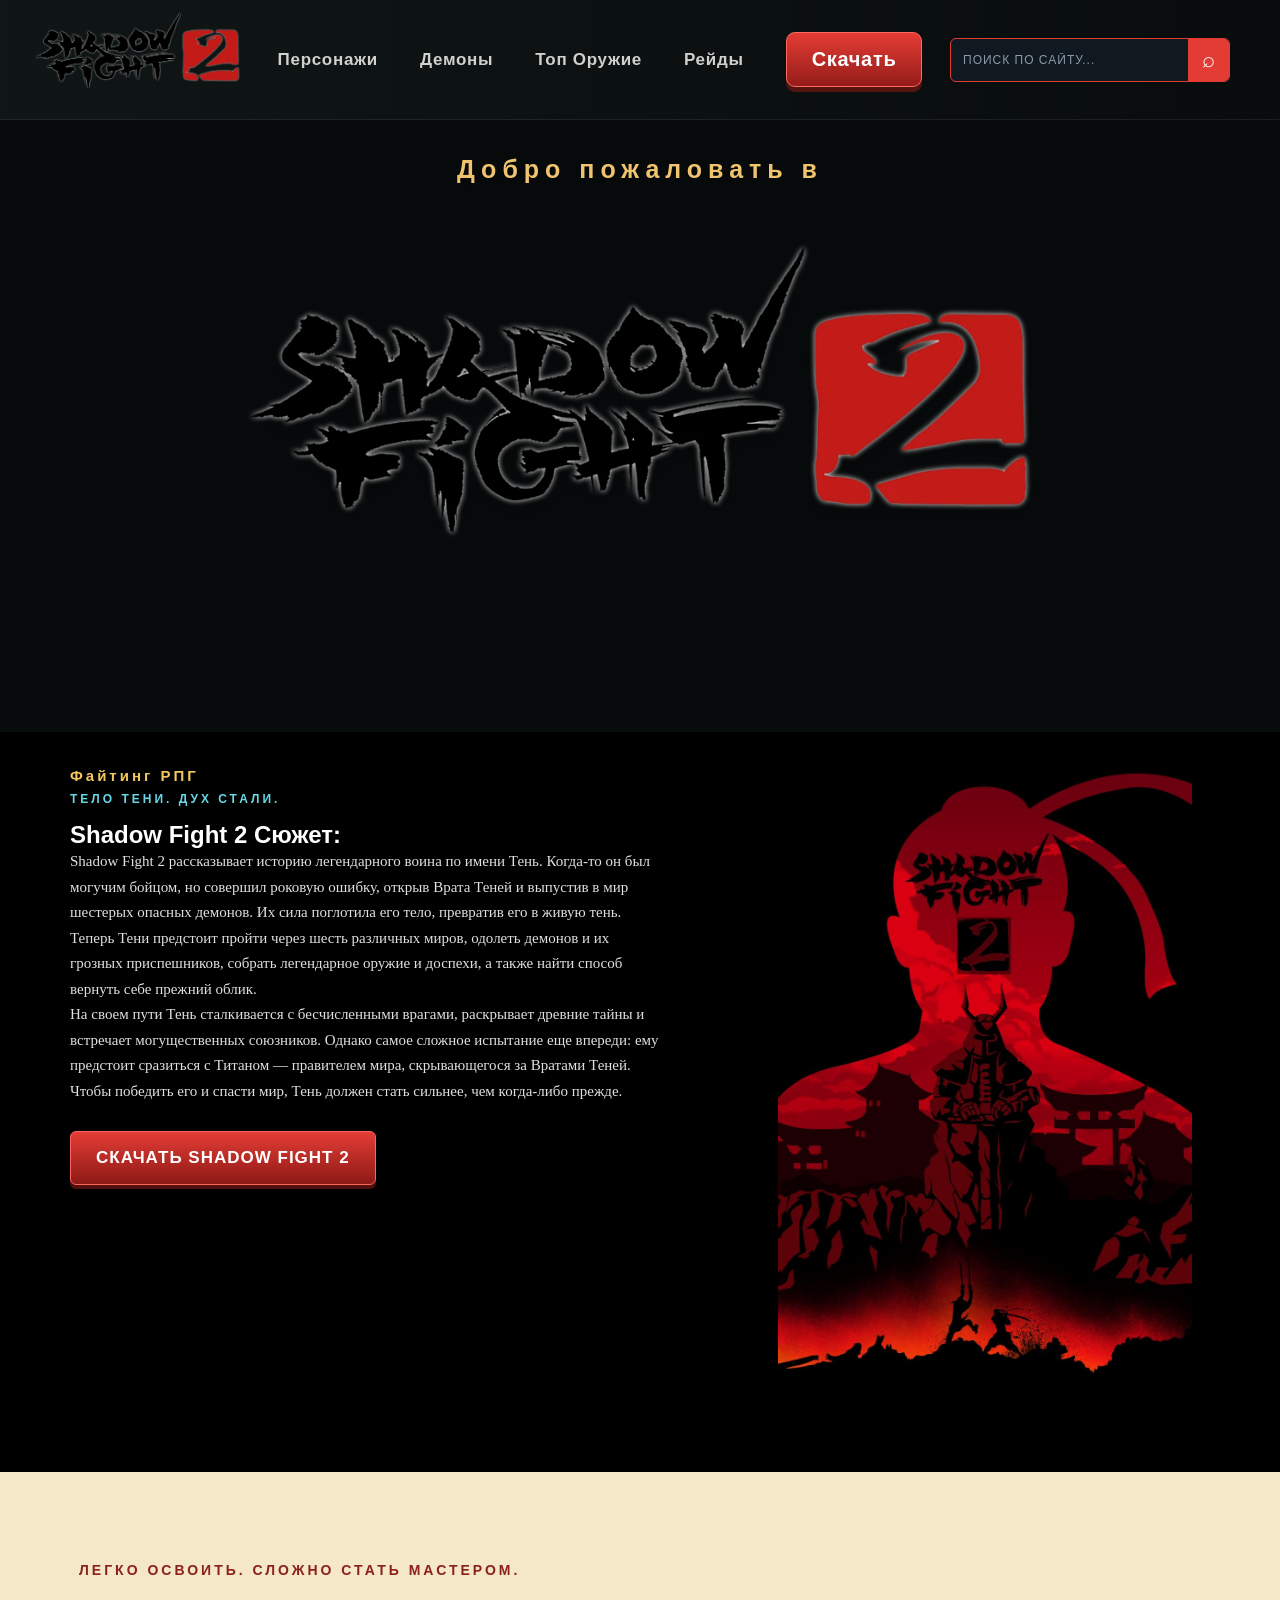
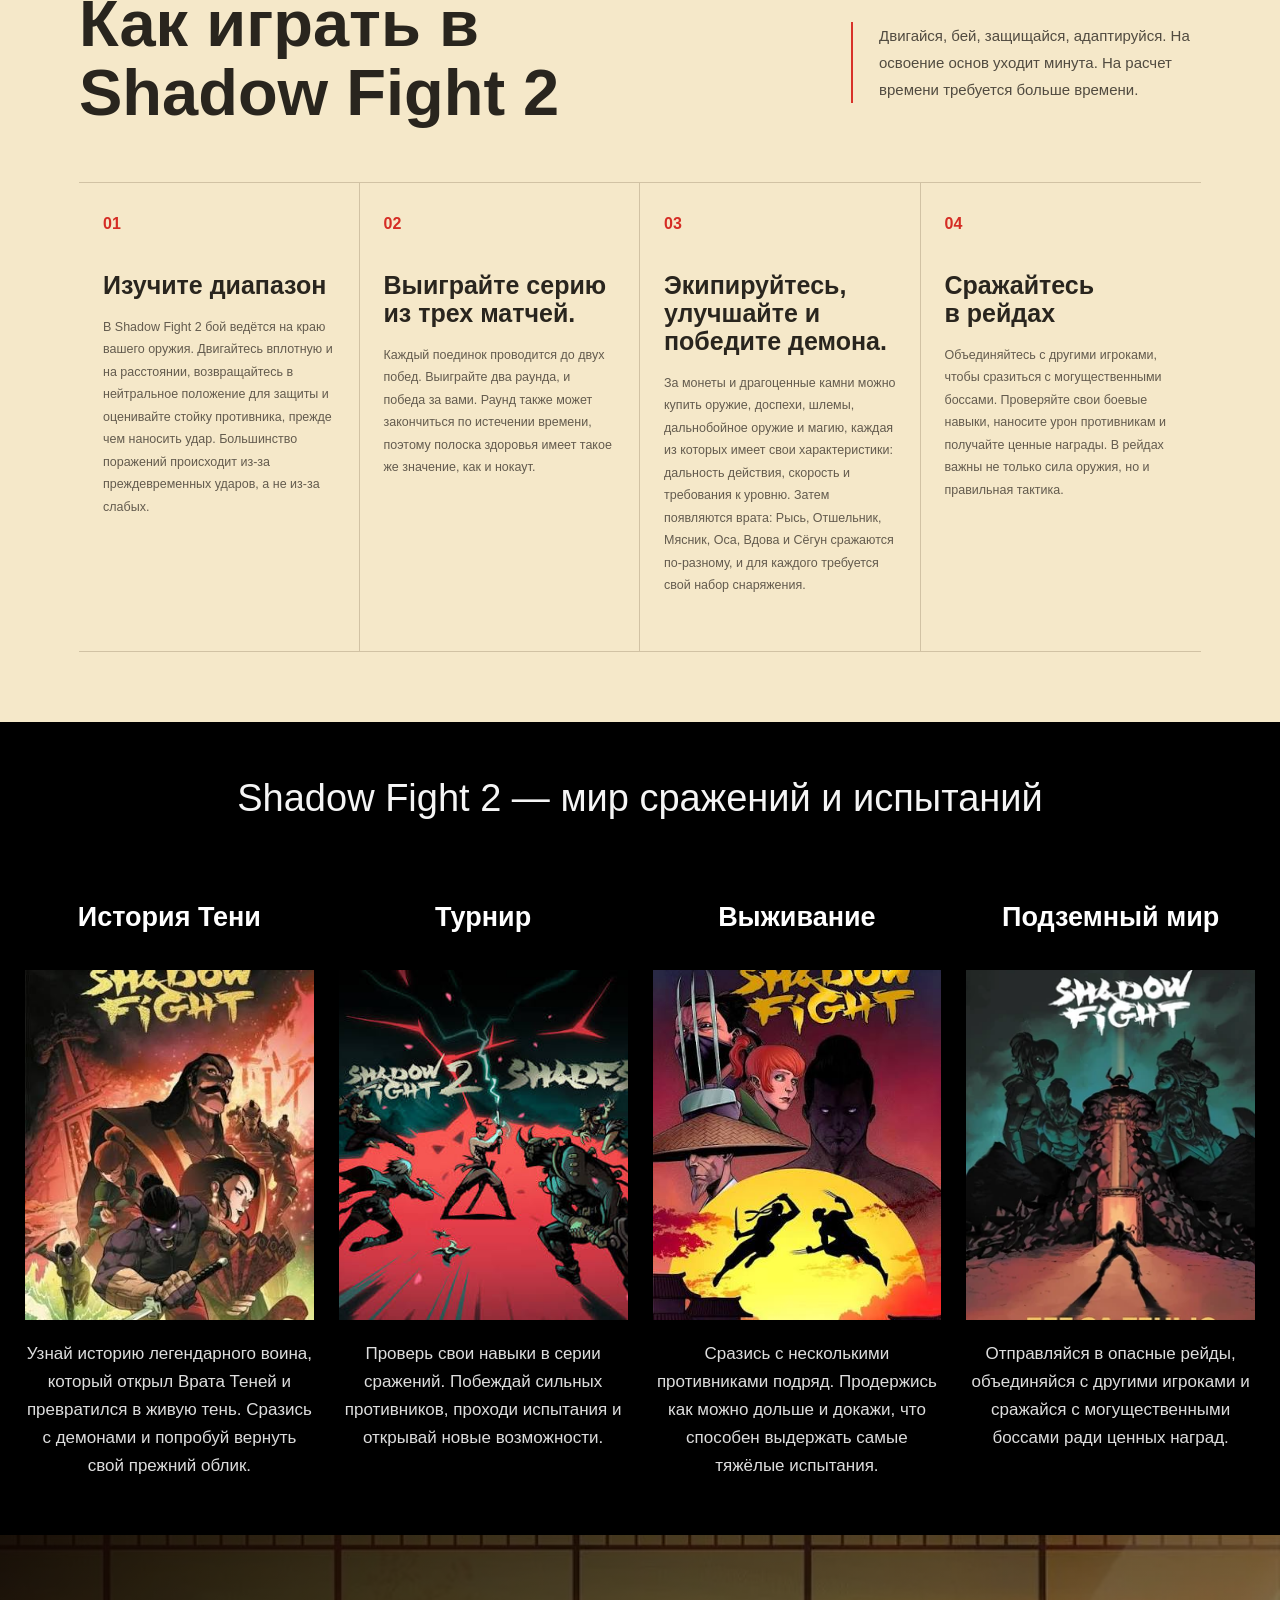
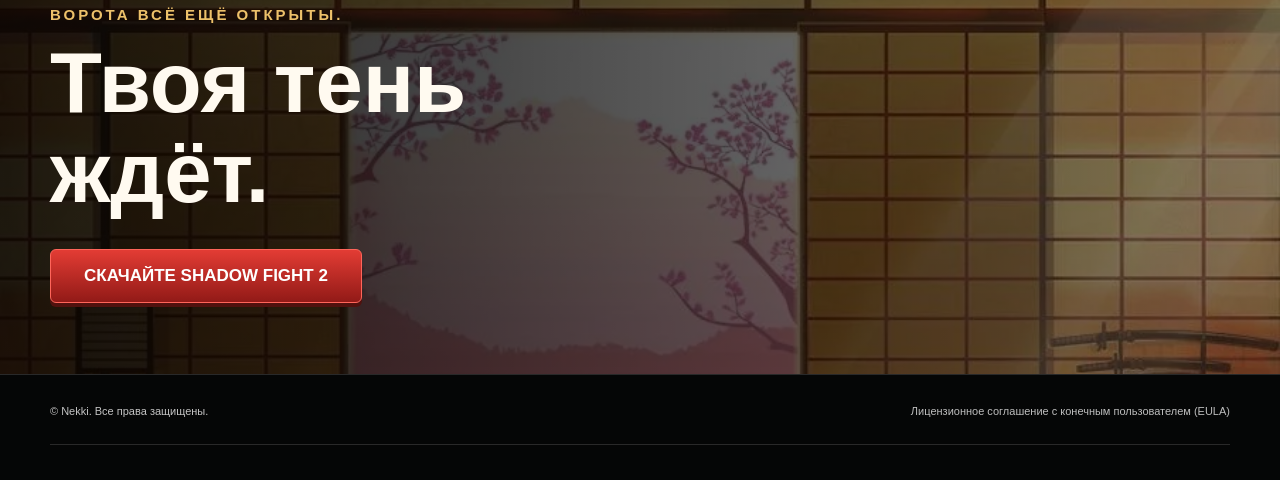
<file: page/index.html>
<!DOCTYPE html>
<html lang="en">
<head>
    <meta charset="UTF-8">
    <meta name="viewport" content="width=device-width, initial-scale=1.0">
    <title>Shadow Fight 2</title>
    <link rel="stylesheet" href="../styles/style.css">
</head>
<body>
    <header class="header">
        <a href="#" class="logo">
            <img src="../images/Logo.webp" alt="Shadow Fight 2">
        </a>
        <nav class="nav">
            <a href="character.html">Персонажи</a>
            <a href="demons.html">Демоны</a>
            <a href="weapons.html">Топ Оружие</a>
            <a href="raids.html">Рейды</a>
            <a target="_blank" href="https://play.google.com/store/apps/details?id=com.nekki.shadowfight&hl=ru" class="free-button">Скачать</a>
        </nav>
        <div class="site-search">
            <div class="search-box">
                <input
                    type="text"
                    id="siteSearchInput"
                    placeholder="ПОИСК ПО САЙТУ..."
                    autocomplete="off"
                >
                <button id="siteSearchButton" type="button">⌕</button>
            </div>

            <div class="search-results" id="siteSearchResults"></div>
        </div>
    </header>
    <div class="hero">
        <div class="video_background">
            <video  autoplay muted loop playsinline id="header_background">
                <source src="../images/Gameplay.mp4" type="video/mp4">
            </video>
        </div>
        <div class="hero-overlay"></div>
        <div class="hero-content">
            <p class="subtitle">Добро пожаловать в</p>
            <img src="../images/Logo.webp" alt="Shadow Fight 2" class="game-logo">
        </div>
    </div>
    <main class="about-section">
        <div class="about-content">
            <div class="about-text">
                <p class="about-label">Файтинг РПГ</p>
                <p class="about-subtitle">ТЕЛО ТЕНИ. ДУХ СТАЛИ.</p>
                <h2>Shadow Fight 2 Сюжет:</h2>
                <div class="description">
                    <p>Shadow Fight 2 рассказывает историю легендарного воина по имени Тень. Когда-то он был могучим бойцом, но совершил роковую ошибку, открыв Врата Теней и выпустив в мир шестерых опасных демонов. Их сила поглотила его тело, превратив его в живую тень.<br>
                        Теперь Тени предстоит пройти через шесть различных миров, одолеть демонов и их грозных приспешников, собрать легендарное оружие и доспехи, а также найти способ вернуть себе прежний облик.<br>
                        На своем пути Тень сталкивается с бесчисленными врагами, раскрывает древние тайны и встречает могущественных союзников. Однако самое сложное испытание еще впереди: ему предстоит сразиться с Титаном — правителем мира, скрывающегося за Вратами Теней. Чтобы победить его и спасти мир, Тень должен стать сильнее, чем когда-либо прежде.</p>
                </div>
                <div class="about-actions">
                <a target="_blank" href="https://play.google.com/store/apps/details?id=com.nekki.shadowfight&hl=ru" class="about-button">СКАЧАТЬ SHADOW FIGHT 2</a>
                </div>
            </div>
            <div class="characters">
                <img src="../images/Shadow_Fight_2_Poster.jpg" alt="Shadow Fight 2 Characters">
            </div>
        </div>
    </main>
    <section class="how-to-section">
        <div class="how-container">
            <div class="how-header">
                <div class="how-title">
                    <p class="how-label">
                        ЛЕГКО ОСВОИТЬ. СЛОЖНО СТАТЬ МАСТЕРОМ.
                    </p>
                    <h2>
                        Как играть в<br>
                        Shadow Fight 2
                    </h2>

                </div>

                <div class="how-description">
                    <p>
                        Двигайся, бей, защищайся, адаптируйся.
                        На освоение основ уходит минута.
                        На расчет времени требуется больше времени.
                    </p>
                </div>
            </div>

            <div class="steps-grid">
                <div class="step-card">
                    <span class="step-number">01</span>
                    <h3>
                        Изучите диапазон
                    </h3>
                    <p>
                        В Shadow Fight 2 бой ведётся на краю вашего оружия.
                        Двигайтесь вплотную и на расстоянии, возвращайтесь
                        в нейтральное положение для защиты и оценивайте
                        стойку противника, прежде чем наносить удар.
                        Большинство поражений происходит из-за преждевременных
                        ударов, а не из-за слабых.
                    </p>
                </div>
                <div class="step-card">
                    <span class="step-number">02</span>
                    <h3>
                        Выиграйте серию<br>
                        из трех матчей.
                    </h3>
                    <p>
                        Каждый поединок проводится до двух побед.
                        Выиграйте два раунда, и победа за вами.
                        Раунд также может закончиться по истечении времени,
                        поэтому полоска здоровья имеет такое же значение,
                        как и нокаут.
                    </p>
                </div>
                <div class="step-card">
                    <span class="step-number">03</span>
                    <h3>
                        Экипируйтесь,<br>
                        улучшайте и<br>
                        победите демона.
                    </h3>
                    <p>
                        За монеты и драгоценные камни можно купить оружие,
                        доспехи, шлемы, дальнобойное оружие и магию,
                        каждая из которых имеет свои характеристики:
                        дальность действия, скорость и требования к уровню.
                        Затем появляются врата: Рысь, Отшельник, Мясник,
                        Оса, Вдова и Сёгун сражаются по-разному,
                        и для каждого требуется свой набор снаряжения.
                    </p>
                </div>
                <div class="step-card">
                    <span class="step-number">04</span>
                    <h3>
                        Сражайтесь<br>
                        в рейдах
                    </h3>
                    <p>
                        Объединяйтесь с другими игроками, чтобы сразиться
                        с могущественными боссами. Проверяйте свои боевые
                        навыки, наносите урон противникам и получайте
                        ценные награды. В рейдах важны не только сила
                        оружия, но и правильная тактика.
                    </p>
                </div>
            </div>
        </div>
    </section>
    <section class="sf-world">
        <h2 class="sf-world-title">
            Shadow Fight 2 — мир сражений и испытаний
        </h2>
        <div class="sf-world-grid">
            <div class="sf-world-card">
                <h3>История Тени</h3>
                <img src="../images/Story.jpg" alt="История Тени">
                <p>
                    Узнай историю легендарного воина, который открыл
                    Врата Теней и превратился в живую тень.
                    Сразись с демонами и попробуй вернуть свой прежний облик.
                </p>
            </div>
            <div class="sf-world-card">
                <h3>Турнир</h3>
                <img src="../images/Tournament.jpg" alt="Турнир">
                <p>
                    Проверь свои навыки в серии сражений.
                    Побеждай сильных противников, проходи испытания
                    и открывай новые возможности.
                </p>
            </div>
            <div class="sf-world-card">
                <h3>Выживание</h3>
                <img src="../images/Survival.jpg" alt="Выживание">
                <p>
                    Сразись с несколькими противниками подряд.
                    Продержись как можно дольше и докажи,
                    что способен выдержать самые тяжёлые испытания.
                </p>
            </div>

            <div class="sf-world-card">
                <h3>Подземный мир</h3>
                <img src="../images/Raid.webp" alt="Подземный мир">
                <p>
                    Отправляйся в опасные рейды, объединяйся
                    с другими игроками и сражайся с могущественными
                    боссами ради ценных наград.
                </p>
            </div>

        </div>
    </section>

    <section class="final-cta" id="play">
        <div class="final-container">
            <p class="final-label">ВОРОТА ВСЁ ЕЩЁ ОТКРЫТЫ.</p>
            <h2>
                Твоя тень<br>
                ждёт.
            </h2>
            <a target="_blank" href="https://play.google.com/store/apps/details?id=com.nekki.shadowfight&hl=ru" class="final-button">
                СКАЧАЙТЕ SHADOW FIGHT 2</a>
        </div>
    </section>
    <footer class="footer">
        <div class="footer-container">
            <div class="footer-top">
                <div class="footer-left">
                    <span>© Nekki. Все права защищены.</span>
                </div>
                <div class="footer-right">
                    <a href="#">Лицензионное соглашение с конечным пользователем (EULA)</a>
                </div>
            </div>
        </div>
    </footer>
</body>
<script src="../js/search.js"></script>
<script src="../js/search-data.js"></script>
</html>
</file>
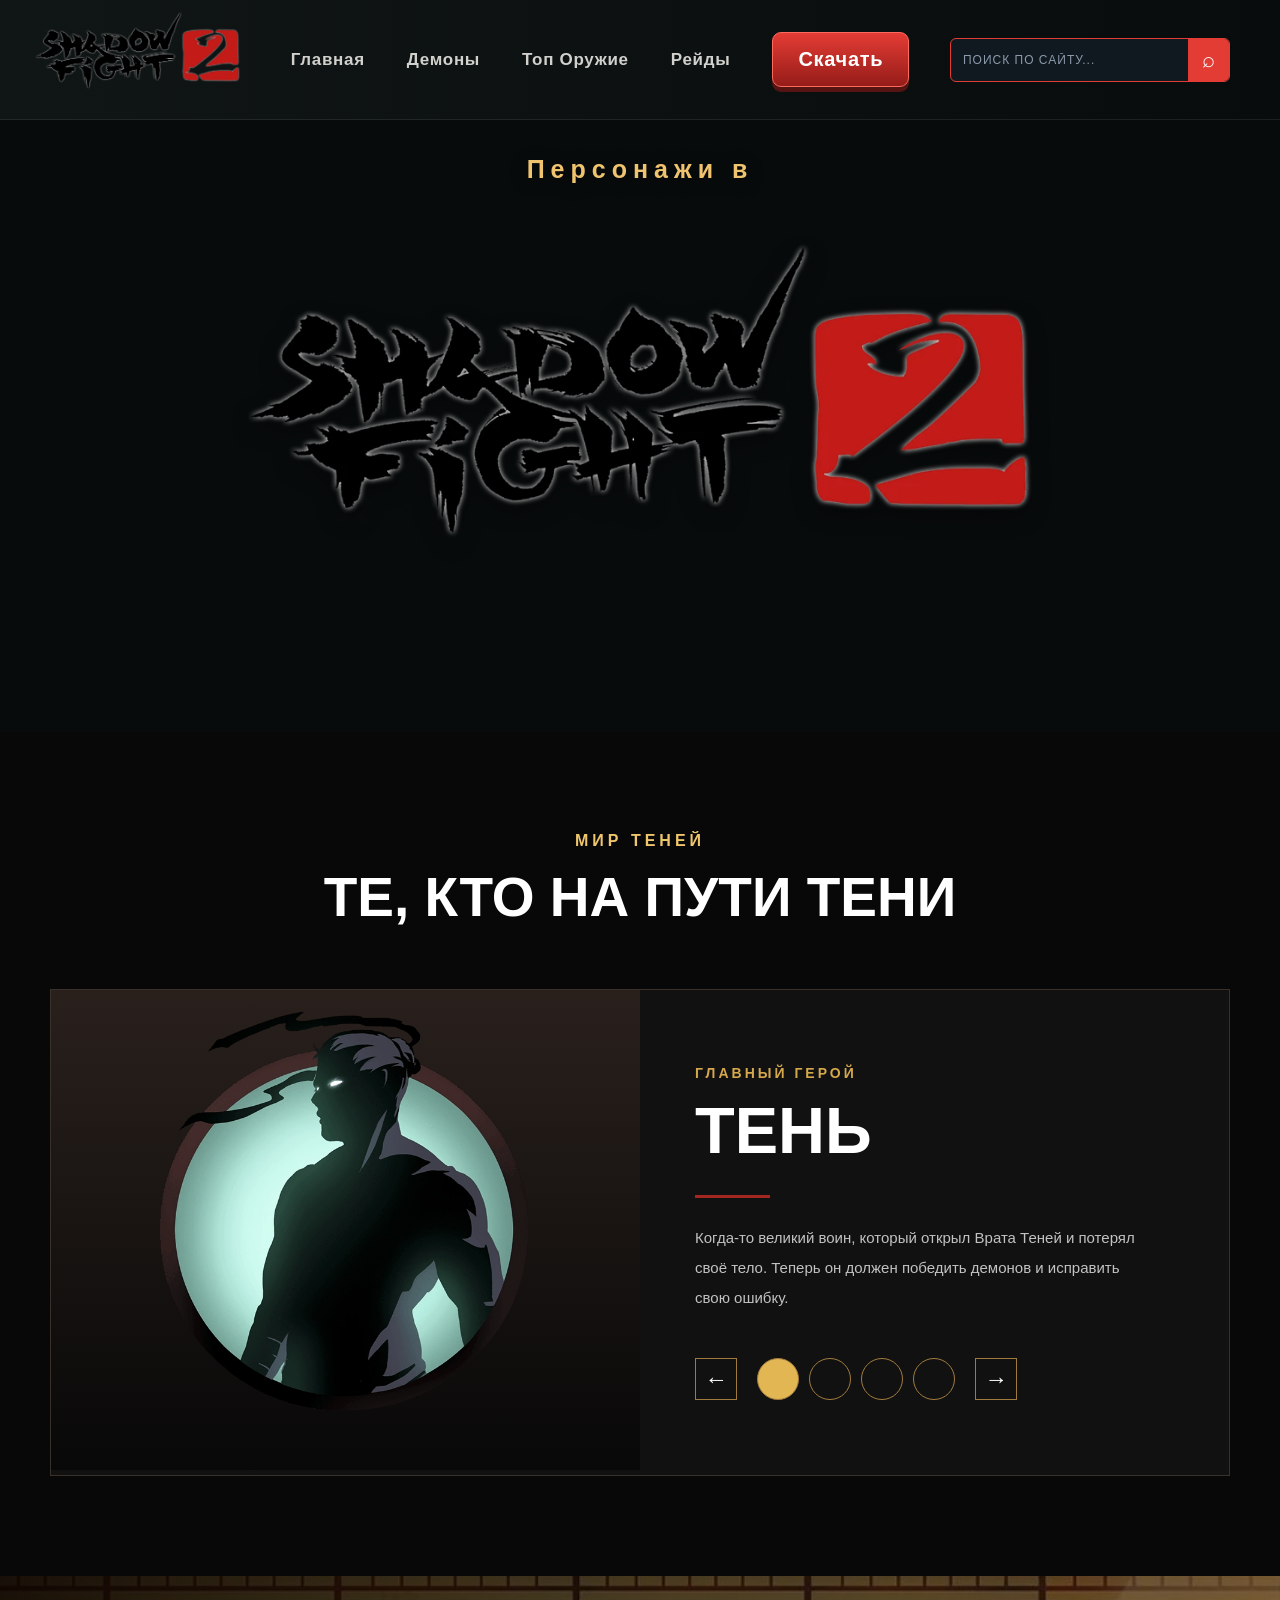
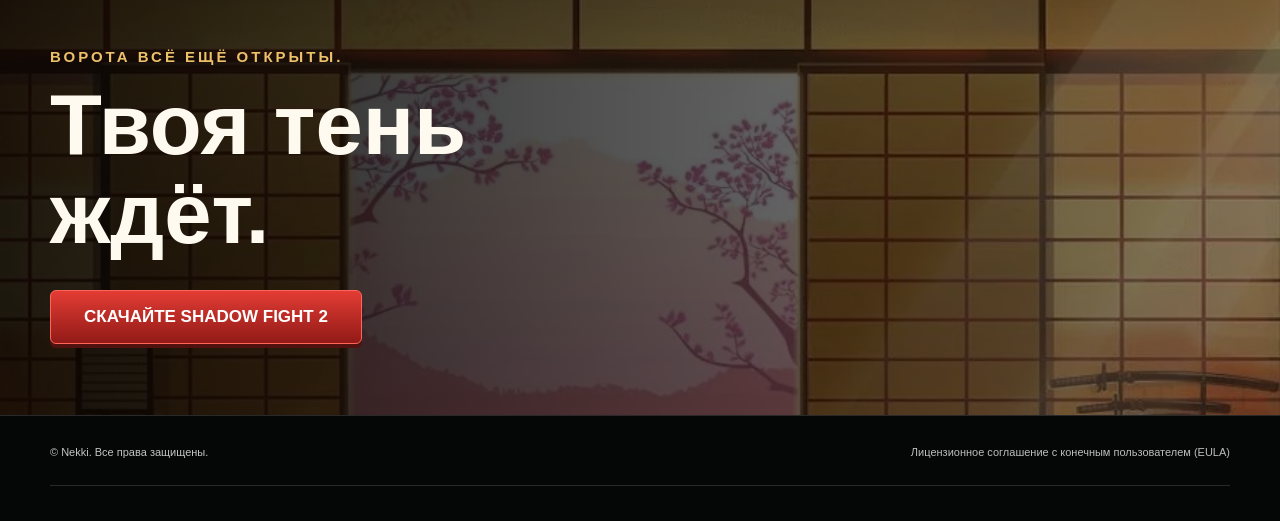
<file: page/character.html>
<!DOCTYPE html>
<html lang="en">
<head>
    <meta charset="UTF-8">
    <meta name="viewport" content="width=device-width, initial-scale=1.0">
    <title>Shadow Fight 2 Персонажи</title>
    <link rel="stylesheet" href="../styles/character.css">
</head>
<body>
    <header class="header">
        <a href="../page/index.html" class="logo">
            <img src="../images/Logo.webp" alt="Shadow Fight 2">
        </a>
        <nav class="nav">
            <a href="index.html">Главная</a>
            <a href="demons.html">Демоны</a>
            <a href="weapons.html">Топ Оружие</a>
            <a href="raids.html">Рейды</a>
            <a target="_blank" href="https://play.google.com/store/apps/details?id=com.nekki.shadowfight&hl=ru" class="free-button">Скачать</a>
        </nav>
        <div class="site-search">
            <div class="search-box">
                <input
                    type="text"
                    id="siteSearchInput"
                    placeholder="ПОИСК ПО САЙТУ..."
                    autocomplete="off"
                >
                <button id="siteSearchButton" type="button">⌕</button>
            </div>

            <div class="search-results" id="siteSearchResults"></div>
        </div>
    </header>
    <div class="hero">
        <div class="video_background">
            <video autoplay muted loop playsinline id="header_background">
                <source src="../images/Gameplay.mp4" type="video/mp4">
            </video>
        </div>
        <div class="hero-overlay"></div>
        <div class="hero-content">
            <p class="subtitle">Персонажи в</p>
            <img src="../images/Logo.webp" alt="Shadow Fight 2" class="game-logo">
        </div>
    </div>
    <section class="characters-section">
        <div class="characters-container">
            <div class="characters-header">
                <p>МИР ТЕНЕЙ</p>
                <h2>ТЕ, КТО НА ПУТИ ТЕНИ</h2>
            </div>
            <div class="character-slider">

                <div class="character-image">
                    <img id="characterImg" src="../images/Shadow.webp" alt="Shadow">
                </div>

                <div class="character-info">

                    <p class="character-label" id="characterRole">
                        ГЛАВНЫЙ ГЕРОЙ
                    </p>

                    <h3 id="characterName">ТЕНЬ</h3>

                    <div class="character-line"></div>

                    <p class="character-description" id="characterDescription">
                        Когда-то великий воин, который открыл Врата Теней
                        и потерял своё тело. Теперь он должен победить демонов
                        и исправить свою ошибку.
                    </p>

                    <div class="character-controls">
                        <button id="prevCharacter">&#8592;</button>

                        <div class="character-dots" id="characterDots"></div>

                        <button id="nextCharacter">&#8594;</button>
                    </div>
                </div>
            </div>
        </div>
    </section>
<section class="final-cta" id="play">
    <div class="final-container">
        <p class="final-label">ВОРОТА ВСЁ ЕЩЁ ОТКРЫТЫ.</p>
        <h2>
            Твоя тень<br>
            ждёт.
        </h2>
        <a target="_blank" href="https://play.google.com/store/apps/details?id=com.nekki.shadowfight&hl=ru" class="final-button">
            СКАЧАЙТЕ SHADOW FIGHT 2</a>
    </div>
</section>
<footer class="footer">
    <div class="footer-container">
        <div class="footer-top">
            <div class="footer-left">
                <span>© Nekki. Все права защищены.</span>
            </div>
            <div class="footer-right">
                <a href="#">Лицензионное соглашение с конечным пользователем (EULA)</a>
            </div>
        </div>
    </div>
</footer>
</body>
<script src="../js/character.js"></script>
<script src="../js/search.js"></script>
<script src="../js/search-data.js"></script>
</html>
</file>
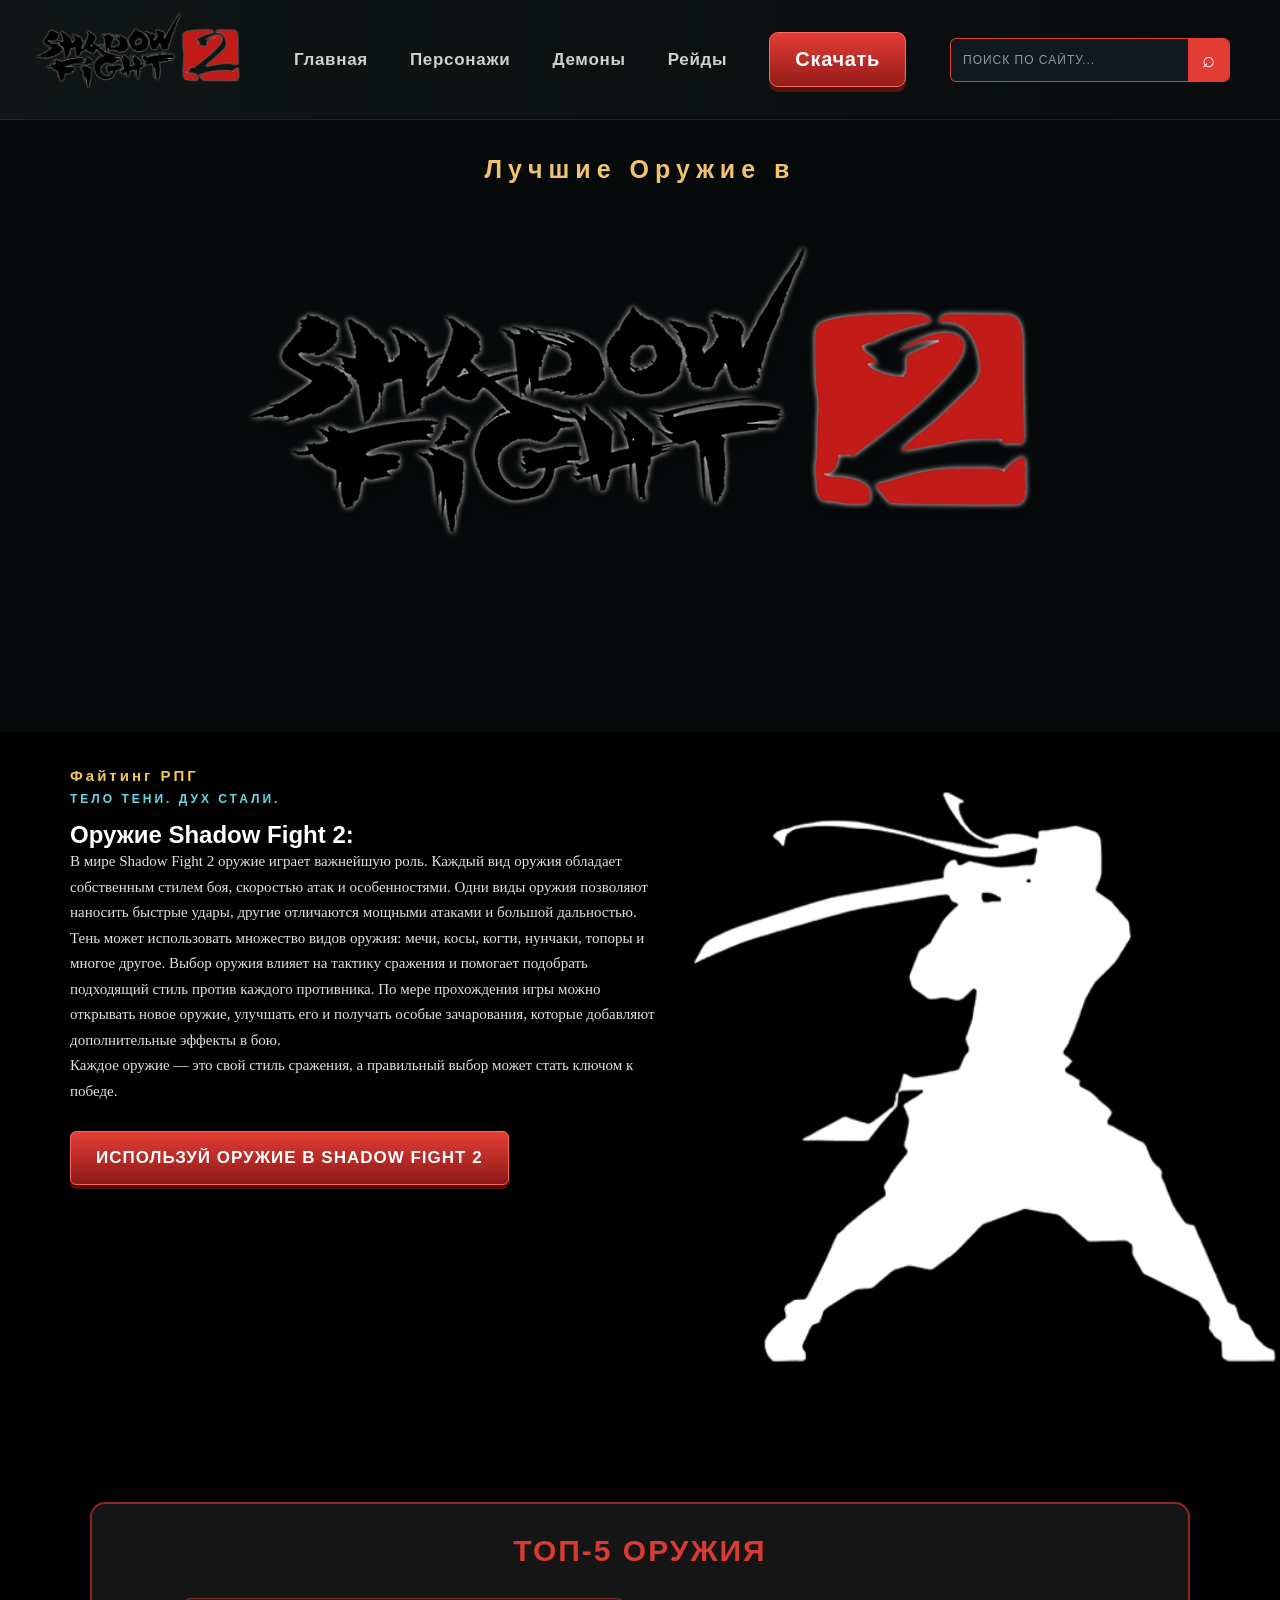
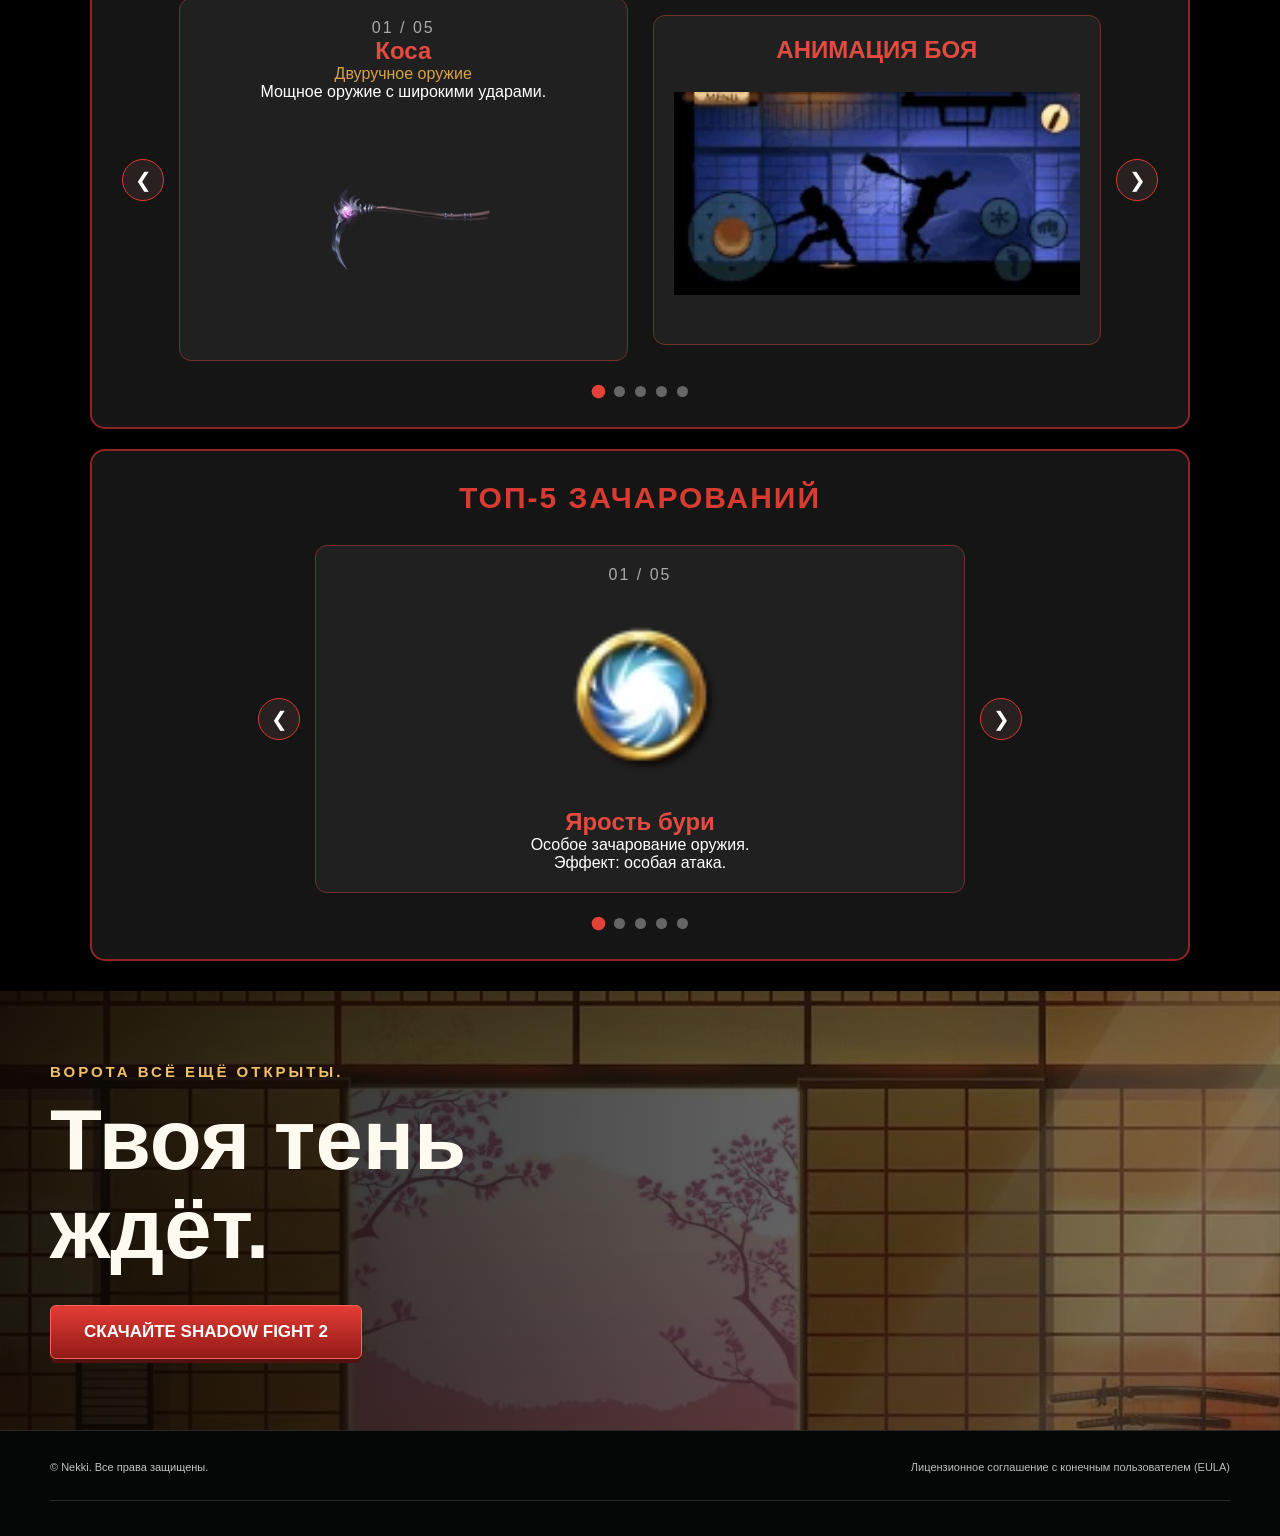
<file: page/weapons.html>
<!DOCTYPE html>
<html lang="en">
<head>
    <meta charset="UTF-8">
    <meta name="viewport" content="width=device-width, initial-scale=1.0">
    <title>Shadow Fight 2</title>
    <link rel="stylesheet" href="../styles/weapons.css">
</head>
<body>
    <header class="header">
        <a href="../page/index.html" class="logo">
            <img src="../images/Logo.webp" alt="Shadow Fight 2">
        </a>
        <nav class="nav">
            <a href="index.html">Главная</a>
            <a href="character.html">Персонажи</a>
            <a href="demons.html">Демоны</a>
            <a href="raids.html">Рейды</a>
            <a target="_blank" href="https://play.google.com/store/apps/details?id=com.nekki.shadowfight&hl=ru" class="free-button">Скачать</a>
        </nav>
        <div class="site-search">
            <div class="search-box">
                <input
                    type="text"
                    id="siteSearchInput"
                    placeholder="ПОИСК ПО САЙТУ..."
                    autocomplete="off"
                >
                <button id="siteSearchButton" type="button">⌕</button>
            </div>

            <div class="search-results" id="siteSearchResults"></div>
        </div>
    </header>
    <div class="hero">
        <div class="video_background">
            <video autoplay muted loop playsinline id="header_background">
                <source src="../images/Gameplay.mp4" type="video/mp4">
            </video>
        </div>
        <div class="hero-overlay"></div>
        <div class="hero-content">
            <p class="subtitle">Лучшие Оружие в</p>
            <img src="../images/Logo.webp" alt="Shadow Fight 2" class="game-logo">
        </div>
    </div>
    <main class="about-section">
        <div class="about-content">
            <div class="about-text">
                <p class="about-label">Файтинг РПГ</p>
                <p class="about-subtitle">ТЕЛО ТЕНИ. ДУХ СТАЛИ.</p>
                <h2>Оружие Shadow Fight 2:</h2>
                <div class="description">
                    <p>В мире Shadow Fight 2 оружие играет важнейшую роль. Каждый вид оружия обладает собственным стилем боя, скоростью атак и особенностями. Одни виды оружия позволяют наносить быстрые удары, другие отличаются мощными атаками и большой дальностью.
                        Тень может использовать множество видов оружия: мечи, косы, когти, нунчаки, топоры и многое другое. Выбор оружия влияет на тактику сражения и помогает подобрать подходящий стиль против каждого противника.

                        По мере прохождения игры можно открывать новое оружие, улучшать его и получать особые зачарования, которые добавляют дополнительные эффекты в бою.<br>
                        Каждое оружие — это свой стиль сражения, а правильный выбор может стать ключом к победе.</p>
                </div>
                <div class="about-actions">
                <a target="_blank" href="https://play.google.com/store/apps/details?id=com.nekki.shadowfight&hl=ru" class="about-button">ИСПОЛЬЗУЙ ОРУЖИЕ В SHADOW FIGHT 2</a>
                </div>
            </div>
            <div class="characters">
                <img src="../images/Poster_Weapon.png" alt="Shadow Fight 2 Characters">
            </div>
        </div>
    </main>
    <div class="arsenal-weapons">
        <div class="arsenal-section">
            <h2>ТОП-5 ОРУЖИЯ</h2>

            <div class="weapon-slider">
                <button class="slider-arrow" id="weaponPrev" aria-label="Предыдущее оружие">❮</button>

                <div class="weapon-content">
                    <div class="weapon-info">
                        <p class="weapon-number" id="weaponNumber">01 / 05</p>
                        <h3 id="weaponName">Коса</h3>
                        <p class="weapon-type" id="weaponType">Двуручное оружие</p>
                        <p id="weaponDescription">Мощное оружие с широкими ударами.</p>

                        <img id="weaponImage" src="../images/Scyte.webp" alt="Коса">
                    </div>
                    <div class="weapon-animation">
                        <h3>АНИМАЦИЯ БОЯ</h3>
                        <img id="weaponGif" src="../images/ScytheSuperSlash.webp" alt="Бой с оружием">
                    </div>
                </div>
                <button class="slider-arrow" id="weaponNext" aria-label="Следующее оружие">❯</button>
            </div>

            <div class="slider-dots" id="weaponDots"></div>
        </div>

        <div class="arsenal-section">
            <h2>ТОП-5 ЗАЧАРОВАНИЙ</h2>

            <div class="enchant-slider">
                <button class="slider-arrow" id="enchantPrev" aria-label="Предыдущее зачарование">❮</button>

                <div class="enchant-content">
                    <p class="weapon-number" id="enchantNumber">01 / 05</p>
                    <img id="enchantImage" src="../images/Tornado.webp" alt="Зачарование">

                    <h3 id="enchantName">Извержение</h3>
                    <p id="enchantDescription">Особое зачарование оружия.</p>
                    <p id="enchantEffect">Эффект: особая атака.</p>
                </div>

                    <button class="slider-arrow" id="enchantNext" aria-label="Следующее зачарование">❯</button>
            </div>

            <div class="slider-dots" id="enchantDots"></div>
        </div>
    </div>
    <section class="final-cta" id="play">
        <div class="final-container">
            <p class="final-label">ВОРОТА ВСЁ ЕЩЁ ОТКРЫТЫ.</p>
            <h2>
                Твоя тень<br>
                ждёт.
            </h2>
            <a target="_blank" href="https://play.google.com/store/apps/details?id=com.nekki.shadowfight&hl=ru" class="final-button">
                СКАЧАЙТЕ SHADOW FIGHT 2</a>
        </div>
    </section>
    <footer class="footer">
        <div class="footer-container">
            <div class="footer-top">
                <div class="footer-left">
                    <span>© Nekki. Все права защищены.</span>
                </div>
                <div class="footer-right">
                    <a href="#">Лицензионное соглашение с конечным пользователем (EULA)</a>
                </div>
            </div>
        </div>
    </footer>
</body>
<script src="../js/weapons.js"></script>
<script src="../js/search.js"></script>
<script src="../js/search-data.js"></script>
</html>
</file>
<file: styles/style.css>
* {
    margin: 0;
    padding: 0;
    box-sizing: border-box;
}

html {
    scroll-behavior: smooth;
}

body {
    background: #080b0c;
    color: #fff;
    font-family: 'Montserrat', sans-serif;
    overflow-x: hidden;
}

.header {
    width: 100%;
    height: 120px;
    display: flex;
    align-items: center;
    justify-content: space-between;
    padding: 0 50px 0 25px;
    background: linear-gradient(
        90deg,
        #101515,
        #080c0d
    );
    border-bottom: 1px solid rgba(255,255,255,0.08);
    position: relative;
    z-index: 10;
}

.logo {
    display: flex;
    align-items: center;
    text-decoration: none;
}

.logo img {
    width: 225px;
    height: auto;
    object-fit: contain;
}

.video_background {
    position: fixed;
    right: 0;
    bottom: 0;
    min-width: 100%;
    min-height: 100%;
    width: auto;
    height: auto;
    z-index: -1000;
    overflow: hidden;
}

#header_background {
    position: absolute;
    top: 50%;
    left: 50%;
    min-width: 100%;
    min-height: 100%;
    width: auto;
    height: auto;
    z-index: -1000;
    transform: translateX(-50%) translateY(-50%);
}

.nav {
    display: flex;
    align-items: center;
    gap: 42px;
}

.nav a {
    color: #d0d0cc;
    text-decoration: none;
    font-size: 17px;
    font-weight: 800;
    letter-spacing: 0.7px;
    transition: color 0.3s ease;
}

.nav a:hover {
    color: #eac36e;
}

.nav .free-button {
    padding: 15px 25px;
    color: white;
    background: linear-gradient(
        180deg,
        #e43c34,
        #951c19
    );
    border: 1px solid #ff6a5e;
    border-radius: 9px;
    box-shadow: 0 5px 0 #551411;
    font-family: 'Oswald', sans-serif;
    font-size: 20px;
    font-weight: 700;
    transition: 0.3s;
}

.nav .free-button:hover {
    background: #f0443a;
    transform: translateY(-2px);
}

.hero-content {
    width: 100%;
    position: relative;
    z-index: 2;
    display: flex;
    flex-direction: column;
    align-items: center;
    padding-top: 10px;
}

.subtitle {
    padding-top: 25px;
    color: #f0c46e;
    font-family: 'Oswald', sans-serif;
    font-size: 25px;
    font-weight: 700;
    letter-spacing: 6px;
    text-shadow: 0 3px 15px rgba(0,0,0,0.6);
}

.game-logo {
    width: 860px;
    max-width: 85%;
    height: auto;
    object-fit: contain;
    margin-bottom: 65px;
    filter: drop-shadow(0 8px 10px rgba(0,0,0,0.5));
}

.about-section {
    width: 100%;
    min-height: 740px;
    background: #000;
    position: relative;
    overflow: hidden;
    padding: 35px 0 0;
}

.about-content {
    max-width: 1140px;
    margin: 0 auto;
    display: flex;
    justify-content: space-between;
    position: relative;
}

.about-text {
    width: 590px;
    position: relative;
    z-index: 2;
}

.about-label {
    color: #f2c75f;
    font-family: 'Oswald', sans-serif;
    font-size: 15px;
    font-weight: 700;
    letter-spacing: 3px;
    margin-bottom: 8px;
}

.about-subtitle {
    color: #66d8e6;
    font-size: 12px;
    font-weight: 600;
    letter-spacing: 3px;
    margin-bottom: 15px;
}


.about-text h1 {
    color: #fff9ef;
    font-family: 'Oswald', sans-serif;
    font-size: 76px;
    font-weight: 700;
    line-height: 1.01;
    letter-spacing: -1.5px;
    margin-bottom: 20px;
}


.description {
    color: #e0e0e0;
    font-family: Georgia, serif;
    font-size: 15px;
    line-height: 1.7;
    max-width: 590px;
}
.description p {
    margin-bottom: 17px;
}

.about-actions {
    display: flex;
    align-items: center;
    gap: 20px;
    margin-top: 27px;
}

.about-button {
    height: 54px;
    padding: 0 25px;
    display: flex;
    align-items: center;
    justify-content: center;
    gap: 15px;
    color: white;
    text-decoration: none;
    background: linear-gradient(
        180deg,
        #e43d35,
        #8e1916
    );
    border: 1px solid #ff6559;
    border-radius: 6px;
    box-shadow: 0 4px 0 #50100d;
    font-family: 'Oswald', sans-serif;
    font-size: 17px;
    font-weight: 700;
    letter-spacing: 1px;
    transition: 0.3s;
}

.about-button:hover {
    background: #f0473e;
    transform: translateY(-3px);
}


.browser-info {
    display: flex;
    align-items: center;
    gap: 10px;
    color: #c9c9c9;
    font-size: 12px;
    font-weight: 700;
    white-space: nowrap;
}

.green-dot {
    color: #50d78b;
    font-size: 12px;
}


.characters {
    position: absolute;
    width: 850px;
    height: 620px;
    right: -200px;
    z-index: 1;
    pointer-events: none;
}

.characters img {
    width: 100%;
    height: 100%;
    object-fit: contain;
    object-position: bottom;
    display: block;
}

.how-to-section {
    width: 100%;
    min-height: 740px;

    background: #f5e8c9;

    color: #29251e;

    padding: 90px 30px 70px;

    font-family: 'Montserrat', sans-serif;
}


.how-container {
    max-width: 1122px;
    margin: 0 auto;
}

.how-header {
    display: flex;
    justify-content: space-between;
    align-items: center;
    margin-bottom: 55px;
}

.how-label {
    color: #8c211c;
    font-family: 'Oswald', sans-serif;
    font-size: 14px;
    font-weight: 700;
    letter-spacing: 3px;
    margin-bottom: 12px;
}

.how-title h2 {
    font-family: 'Oswald', sans-serif;
    font-size: 65px;
    font-weight: 700;
    line-height: 1.05;
    color: #29251e;
}

.how-description {
    width: 350px;
    border-left: 2px solid #d83229;
    padding: 0 0 0 26px;
    margin-top: 35px;
}

.how-description p {
    color: #514b40;
    font-size: 15px;
    font-weight: 500;
    line-height: 1.8;
}

.steps-grid {
    display: grid;
    grid-template-columns: repeat(4, 1fr);
    border-top: 1px solid #d1c2a4;
    border-bottom: 1px solid #d1c2a4;
}


.step-card {
    min-height: 468px;
    padding: 32px 24px;
    border-right: 1px solid #d1c2a4;
}

.step-card:first-child {
    padding-left: 24px;
}

.step-card:last-child {
    border-right: none;
}

.step-number {
    display: block;
    color: #d52d25;
    font-family: 'Oswald', sans-serif;
    font-size: 16px;
    font-weight: 700;
    margin-bottom: 38px;
}
.step-card h3 {
    font-family: 'Oswald', sans-serif;
    color: #29251e;
    font-size: 25px;
    font-weight: 700;
    line-height: 1.12;
    margin-bottom: 17px;
}


.step-card p {
    color: #635b4e;
    font-size: 12.5px;
    font-weight: 500;
    line-height: 1.8;
}


.sf-world {
  width: 100%;
  padding: 55px 25px;
  box-sizing: border-box;
  background: #000;
  color: white;
  text-align: center;
}

.sf-world-title {
  font-size: 38px;
  font-weight: 500;
  margin: 0 0 65px;
  color: #f5f5f5;
}

.sf-world-grid {
  display: grid;
  grid-template-columns: repeat(4, minmax(0, 1fr));
  gap: 25px;
  max-width: 1500px;
  margin: auto;
}

.sf-world-card {
  min-width: 0;
  display: flex;
  flex-direction: column;
  align-items: center;
}

.sf-world-card h3 {
  font-size: 27px;
  min-height: 65px;
  display: flex;
  align-items: center;
  justify-content: center;
  margin: 0 0 20px;
  color: #fff;
}

.sf-world-card img {
  width: 100%;
  height: 350px;
  object-fit: cover;
  transition: transform 0.3s, filter 0.3s;
}

.sf-world-card img:hover {
  transform: scale(1.03);
  filter: brightness(1.15);
}

.sf-world-card p {
  max-width: 370px;
  margin-top: 20px;
  color: #ddd;
  font-size: 17px;
  line-height: 1.65;
}

.final-cta {
    width: 100%;
    min-height: 440px;
    position: relative;
    display: flex;
    align-items: center;
    background-image:
        linear-gradient(
            90deg,
            rgba(0, 0, 0, 0.88),
            rgba(0, 0, 0, 0.45)
        ),
        url("../images/we-all-have-to-agree-that-shadow-fight-2-have-the-most-v0-twth0jyncfzf1.webp");
    background-size: cover;
    background-position: center 55%;
    border-bottom: 1px solid #292929;
}

.final-container {
    width: 1180px;
    max-width: calc(100% - 50px);
    margin: 0 auto;
}


.final-label {
    color: #edc16a;
    font-family: 'Oswald', sans-serif;
    font-size: 15px;
    font-weight: 700;
    letter-spacing: 3px;
    margin-bottom: 15px;
}



.final-cta h2 {
    color: #fffaf0;
    font-family: 'Oswald', sans-serif;
    font-size: 85px;
    font-weight: 700;
    line-height: 1.05;
    margin-bottom: 32px;
}


.final-button {
    width: 312px;
    height: 54px;
    display: flex;
    align-items: center;
    justify-content: center;
    gap: 14px;
    color: white;
    text-decoration: none;
    background: linear-gradient(
        180deg,
        #e33c34,
        #921a17
    );
    border: 1px solid #ff655a;
    border-radius: 6px;
    box-shadow: 0 4px 0 #51110e;
    font-family: 'Oswald', sans-serif;
    font-size: 17px;
    font-weight: 700;
    transition: 0.3s;
}

.final-button:hover {
    background: #f0443a;
    transform: translateY(-3px);
}

.footer {
    width: 100%;
    background: #050606;
    padding: 30px 0 35px;
    color: #aaa;
}


.footer-container {
    max-width: 1180px;
    width: calc(100% - 50px);
    margin: 0 auto;
}

.footer-top {
    display: flex;
    align-items: center;
    justify-content: space-between;
    padding-bottom: 27px;
    border-bottom: 1px solid #292929;
}


.footer-left {
    display: flex;
    align-items: center;
    gap: 25px;
}

.footer-left img {
    width: 120px;
    height: auto;
    object-fit: contain;
}

.footer-left span {
    font-size: 11px;
    color: #c4c4c4;
}

.footer-right {
    display: flex;
    align-items: center;
    gap: 25px;
}

.footer-right a {
    color: #bdbdbd;
    font-size: 11px;
    text-decoration: none;
    transition: 0.3s;
}

.footer-right a:hover {
    color: #eac36e;
}

.footer-bottom {
    display: flex;
    align-items: center;
    justify-content: space-between;
    padding-top: 26px;
}

.site-search {
    position: relative;
    width: 280px;
    max-width: 100%;
    z-index: 1000;
}

.search-box {
    display: flex;
    align-items: center;
    border: 1px solid #e33c34;
    background: #101820;
    border-radius: 6px;
    overflow: hidden;
}

.search-box input {
    width: 100%;
    padding: 12px;
    background: transparent;
    color: white;
    border: none;
    outline: none;
    font-size: 12px;
    letter-spacing: 1px;
}

.search-box input::placeholder {
    color: #8b9aaa;
}

.search-box button {
    padding: 8px 14px;
    background: #e33c34;
    color: white;
    border: none;
    cursor: pointer;
    font-size: 22px;
}

.search-results {
    display: none;
    position: absolute;
    top: calc(100% + 8px);
    left: 0;
    width: 100%;
    max-height: 320px;
    overflow-y: auto;
    background: #101820;
    border: 1px solid #e33c34;
    border-radius: 6px;
    box-shadow: 0 8px 25px #0009;
}

.search-results.active {
    display: block;
}

.search-result {
    padding: 13px;
    border-bottom: 1px solid #263747;
    cursor: pointer;
    color: white;
}

.search-result:hover {
    background: #1b3045;
}

.search-result strong {
    display: block;
    color: #e33c34;
    margin-bottom: 4px;
}

.search-result span {
    color: #aab7c4;
    font-size: 12px;
}

.search-empty {
    padding: 14px;
    color: #aab7c4;
    font-size: 13px;
}

.search-highlight {
    outline: 3px solid #e33c34;
    box-shadow: 0 0 25px #e33c34;
    transition: 0.3s;
}
</file>
<file: styles/character.css>
* {
    margin: 0;
    padding: 0;
    box-sizing: border-box;
}

html {
    scroll-behavior: smooth;
}

body {
    background: #080b0c;
    color: #fff;
    font-family: 'Montserrat', sans-serif;
    overflow-x: hidden;
}

.header {
    width: 100%;
    height: 120px;
    display: flex;
    align-items: center;
    justify-content: space-between;
    padding: 0 50px 0 25px;
    background: linear-gradient(
        90deg,
        #101515,
        #080c0d
    );
    border-bottom: 1px solid rgba(255,255,255,0.08);
    position: relative;
    z-index: 10;
}

.logo {
    display: flex;
    align-items: center;
    text-decoration: none;
}

.logo img {
    width: 225px;
    height: auto;
    object-fit: contain;
}

.video_background {
    position: fixed;
    right: 0;
    bottom: 0;
    min-width: 100%;
    min-height: 100%;
    width: auto;
    height: auto;
    z-index: -1000;
    overflow: hidden;
}

#header_background {
    position: absolute;
    top: 50%;
    left: 50%;
    min-width: 100%;
    min-height: 100%;
    width: auto;
    height: auto;
    z-index: -1000;
    transform: translateX(-50%) translateY(-50%);
}

.nav {
    display: flex;
    align-items: center;
    gap: 42px;
}

.nav a {
    color: #d0d0cc;
    text-decoration: none;
    font-size: 17px;
    font-weight: 800;
    letter-spacing: 0.7px;
    transition: color 0.3s ease;
}

.nav a:hover {
    color: #eac36e;
}

.nav .free-button {
    padding: 15px 25px;
    color: white;
    background: linear-gradient(
        180deg,
        #e43c34,
        #951c19
    );
    border: 1px solid #ff6a5e;
    border-radius: 9px;
    box-shadow: 0 5px 0 #551411;
    font-family: 'Oswald', sans-serif;
    font-size: 20px;
    font-weight: 700;
    transition: 0.3s;
}

.nav .free-button:hover {
    background: #f0443a;
    transform: translateY(-2px);
}



.hero-content {
    width: 100%;
    position: relative;
    z-index: 2;
    display: flex;
    flex-direction: column;
    align-items: center;
    padding-top: 10px;
}

.subtitle {
    padding-top: 25px;
    color: #f0c46e;
    font-family: 'Oswald', sans-serif;
    font-size: 25px;
    font-weight: 700;
    letter-spacing: 6px;
    text-shadow: 0 3px 15px rgba(0,0,0,0.6);
}

.game-logo {
    width: 860px;
    max-width: 85%;
    height: auto;
    object-fit: contain;
    margin-bottom: 65px;
    filter: drop-shadow(0 8px 10px rgba(0,0,0,0.5));
}

.characters-section {
    background: #080808;
    color: white;
    padding: 100px 30px;
}

.characters-container {
    max-width: 1180px;
    margin: auto;
}

.characters-header {
    text-align: center;
    margin-bottom: 60px;
}

.characters-header p {
    color: #f0c66c;
    font-family: 'Oswald', sans-serif;
    letter-spacing: 4px;
    font-weight: 700;
}

.characters-header h2 {
    font-family: 'Oswald', sans-serif;
    font-size: 55px;
    margin-top: 15px;
}

.character-slider {
    display: grid;
    grid-template-columns: 1fr 1fr;
    min-height: 480px;
    background: #111;
    border: 1px solid #393029;
    overflow: hidden;
}

.character-image {
    height: 480px;
    background: linear-gradient(180deg, #29201c, #080808);
    display: flex;
    align-items: center;
    justify-content: center;
    overflow: hidden;
}

.character-image img {
    width: 100%;
    height: 100%;
    object-fit: contain;
    transition: opacity 0.4s;
}

.character-info {
    padding: 75px 55px;
    display: flex;
    flex-direction: column;
    justify-content: center;
}

.character-label {
    color: #d5a84d;
    font-family: 'Oswald', sans-serif;
    font-size: 14px;
    font-weight: 700;
    letter-spacing: 3px;
}

.character-info h3 {
    font-family: 'Oswald', sans-serif;
    font-size: 65px;
    margin: 12px 0;
}

.character-line {
    width: 75px;
    height: 3px;
    background: #a32620;
    margin: 15px 0 25px;
}

.character-description {
    color: #c2c2c2;
    font-size: 15px;
    line-height: 2;
    max-width: 450px;
}

.character-controls {
    display: flex;
    align-items: center;
    gap: 20px;
    margin-top: 45px;
}

.character-controls button {
    width: 42px;
    height: 42px;
    background: transparent;
    border: 1px solid #a17b3e;
    color: white;
    font-size: 23px;
    cursor: pointer;
    transition: 0.3s;
}

.character-controls button:hover {
    background: #a32620;
}

.character-dots {
    display: flex;
    gap: 10px;
}

.character-dot {
    width: 9px;
    height: 9px;
    border-radius: 50%;
    background: #555;
    border: none;
    padding: 0;
    cursor: pointer;
}

.character-dot.active {
    background: #e2b653;
}

.final-cta {
    width: 100%;
    min-height: 440px;
    position: relative;
    display: flex;
    align-items: center;
    background-image:
        linear-gradient(
            90deg,
            rgba(0, 0, 0, 0.88),
            rgba(0, 0, 0, 0.45)
        ),
        url("../images/we-all-have-to-agree-that-shadow-fight-2-have-the-most-v0-twth0jyncfzf1.webp");
    background-size: cover;
    background-position: center 55%;
    border-bottom: 1px solid #292929;
}

.final-container {
    width: 1180px;
    max-width: calc(100% - 50px);
    margin: 0 auto;
}


.final-label {
    color: #edc16a;
    font-family: 'Oswald', sans-serif;
    font-size: 15px;
    font-weight: 700;
    letter-spacing: 3px;
    margin-bottom: 15px;
}



.final-cta h2 {
    color: #fffaf0;
    font-family: 'Oswald', sans-serif;
    font-size: 85px;
    font-weight: 700;
    line-height: 1.05;
    margin-bottom: 32px;
}


.final-button {
    width: 312px;
    height: 54px;
    display: flex;
    align-items: center;
    justify-content: center;
    gap: 14px;
    color: white;
    text-decoration: none;
    background: linear-gradient(
        180deg,
        #e33c34,
        #921a17
    );
    border: 1px solid #ff655a;
    border-radius: 6px;
    box-shadow: 0 4px 0 #51110e;
    font-family: 'Oswald', sans-serif;
    font-size: 17px;
    font-weight: 700;
    transition: 0.3s;
}

.final-button:hover {
    background: #f0443a;
    transform: translateY(-3px);
}

.footer {
    width: 100%;
    background: #050606;
    padding: 30px 0 35px;
    color: #aaa;
}


.footer-container {
    max-width: 1180px;
    width: calc(100% - 50px);
    margin: 0 auto;
}

.footer-top {
    display: flex;
    align-items: center;
    justify-content: space-between;
    padding-bottom: 27px;
    border-bottom: 1px solid #292929;
}


.footer-left {
    display: flex;
    align-items: center;
    gap: 25px;
}

.footer-left img {
    width: 120px;
    height: auto;
    object-fit: contain;
}

.footer-left span {
    font-size: 11px;
    color: #c4c4c4;
}


.footer-right {
    display: flex;
    align-items: center;
    gap: 25px;
}

.footer-right a {
    color: #bdbdbd;
    font-size: 11px;
    text-decoration: none;
    transition: 0.3s;
}

.footer-right a:hover {
    color: #eac36e;
}

.footer-bottom {
    display: flex;
    align-items: center;
    justify-content: space-between;
    padding-top: 26px;
}

.site-search {
    position: relative;
    width: 280px;
    max-width: 100%;
    z-index: 1000;
}

.search-box {
    display: flex;
    align-items: center;
    border: 1px solid #e33c34;
    background: #101820;
    border-radius: 6px;
    overflow: hidden;
}

.search-box input {
    width: 100%;
    padding: 12px;
    background: transparent;
    color: white;
    border: none;
    outline: none;
    font-size: 12px;
    letter-spacing: 1px;
}

.search-box input::placeholder {
    color: #8b9aaa;
}

.search-box button {
    padding: 8px 14px;
    background: #e33c34;
    color: white;
    border: none;
    cursor: pointer;
    font-size: 22px;
}

.search-results {
    display: none;
    position: absolute;
    top: calc(100% + 8px);
    left: 0;
    width: 100%;
    max-height: 320px;
    overflow-y: auto;
    background: #101820;
    border: 1px solid #e33c34;
    border-radius: 6px;
    box-shadow: 0 8px 25px #0009;
}

.search-results.active {
    display: block;
}

.search-result {
    padding: 13px;
    border-bottom: 1px solid #263747;
    cursor: pointer;
    color: white;
}

.search-result:hover {
    background: #1b3045;
}

.search-result strong {
    display: block;
    color: #e33c34;
    margin-bottom: 4px;
}

.search-result span {
    color: #aab7c4;
    font-size: 12px;
}

.search-empty {
    padding: 14px;
    color: #aab7c4;
    font-size: 13px;
}

.search-highlight {
    outline: 3px solid #e33c34;
    box-shadow: 0 0 25px #e33c34;
    transition: 0.3s;
}
</file>
<file: styles/weapons.css>
* {
    margin: 0;
    padding: 0;
    box-sizing: border-box;
}

html {
    scroll-behavior: smooth;
}

body {
    background: #080b0c;
    color: #fff;
    font-family: 'Montserrat', sans-serif;
    overflow-x: hidden;
}

.header {
    width: 100%;
    height: 120px;
    display: flex;
    align-items: center;
    justify-content: space-between;
    padding: 0 50px 0 25px;
    background: linear-gradient(
        90deg,
        #101515,
        #080c0d
    );
    border-bottom: 1px solid rgba(255,255,255,0.08);
    position: relative;
    z-index: 10;
}

.logo {
    display: flex;
    align-items: center;
    text-decoration: none;
}

.logo img {
    width: 225px;
    height: auto;
    object-fit: contain;
}

.video_background {
    position: fixed;
    right: 0;
    bottom: 0;
    min-width: 100%;
    min-height: 100%;
    width: auto;
    height: auto;
    z-index: -1000;
    overflow: hidden;
}

#header_background {
    position: absolute;
    top: 50%;
    left: 50%;
    min-width: 100%;
    min-height: 100%;
    width: auto;
    height: auto;
    z-index: -1000;
    transform: translateX(-50%) translateY(-50%);
}

.nav {
    display: flex;
    align-items: center;
    gap: 42px;
}

.nav a {
    color: #d0d0cc;
    text-decoration: none;
    font-size: 17px;
    font-weight: 800;
    letter-spacing: 0.7px;
    transition: color 0.3s ease;
}

.nav a:hover {
    color: #eac36e;
}

.nav .free-button {
    padding: 15px 25px;
    color: white;
    background: linear-gradient(
        180deg,
        #e43c34,
        #951c19
    );
    border: 1px solid #ff6a5e;
    border-radius: 9px;
    box-shadow: 0 5px 0 #551411;
    font-family: 'Oswald', sans-serif;
    font-size: 20px;
    font-weight: 700;
    transition: 0.3s;
}

.nav .free-button:hover {
    background: #f0443a;
    transform: translateY(-2px);
}



.hero-content {
    width: 100%;
    position: relative;
    z-index: 2;
    display: flex;
    flex-direction: column;
    align-items: center;
    padding-top: 10px;
}

.subtitle {
    padding-top: 25px;
    color: #f0c46e;
    font-family: 'Oswald', sans-serif;
    font-size: 25px;
    font-weight: 700;
    letter-spacing: 6px;
    text-shadow: 0 3px 15px rgba(0,0,0,0.6);
}

.game-logo {
    width: 860px;
    max-width: 85%;
    height: auto;
    object-fit: contain;
    margin-bottom: 65px;
    filter: drop-shadow(0 8px 10px rgba(0,0,0,0.5));
}

.about-section {
    width: 100%;
    min-height: 740px;
    background: #000;
    position: relative;
    overflow: hidden;
    padding: 35px 0 0;
}

.about-content {
    max-width: 1140px;
    margin: 0 auto;
    display: flex;
    justify-content: space-between;
    position: relative;
}

.about-text {
    width: 590px;
    position: relative;
    z-index: 2;
}

.about-label {
    color: #f2c75f;
    font-family: 'Oswald', sans-serif;
    font-size: 15px;
    font-weight: 700;
    letter-spacing: 3px;
    margin-bottom: 8px;
}

.about-subtitle {
    color: #66d8e6;
    font-size: 12px;
    font-weight: 600;
    letter-spacing: 3px;
    margin-bottom: 15px;
}


.about-text h1 {
    color: #fff9ef;
    font-family: 'Oswald', sans-serif;
    font-size: 76px;
    font-weight: 700;
    line-height: 1.01;
    letter-spacing: -1.5px;
    margin-bottom: 20px;
}


.description {
    color: #e0e0e0;
    font-family: Georgia, serif;
    font-size: 15px;
    line-height: 1.7;
    max-width: 590px;
}
.description p {
    margin-bottom: 17px;
}

.about-actions {
    display: flex;
    align-items: center;
    gap: 20px;
    margin-top: 27px;
}

.about-button {
    height: 54px;
    padding: 0 25px;
    display: flex;
    align-items: center;
    justify-content: center;
    gap: 15px;
    color: white;
    text-decoration: none;
    background: linear-gradient(
        180deg,
        #e43d35,
        #8e1916
    );
    border: 1px solid #ff6559;
    border-radius: 6px;
    box-shadow: 0 4px 0 #50100d;
    font-family: 'Oswald', sans-serif;
    font-size: 17px;
    font-weight: 700;
    letter-spacing: 1px;
    transition: 0.3s;
}

.about-button:hover {
    background: #f0473e;
    transform: translateY(-3px);
}



.browser-info {
    display: flex;
    align-items: center;
    gap: 10px;
    color: #c9c9c9;
    font-size: 12px;
    font-weight: 700;
    white-space: nowrap;
}

.green-dot {
    color: #50d78b;
    font-size: 12px;
}


.characters {
    position: absolute;
    width: 850px;
    height: 620px;
    right: -200px;
    z-index: 1;
    pointer-events: none;
}

.characters img {
    width: 100%;
    height: 100%;
    object-fit: contain;
    object-position: bottom;
    display: block;
}


.arsenal-weapons{
    background-color: #000;
    padding: 10px;
}
.arsenal-section {
  width: 90%;
  max-width: 1100px;
  margin: 20px auto;
  padding: 30px;
  background: #151515;
  border: 2px solid #8d2525;
  border-radius: 15px;
  color: white;
  text-align: center;
  box-sizing: border-box;
}

.arsenal-section h2 {
  color: #d83b32;
  font-size: 30px;
  margin-bottom: 30px;
  letter-spacing: 2px;
}

.weapon-slider,
.enchant-slider {
  display: flex;
  align-items: center;
  justify-content: center;
  gap: 15px;
}

.weapon-content {
  width: 100%;
  display: grid;
  grid-template-columns: 1fr 1fr;
  gap: 25px;
  align-items: center;
  text-align: center;
}

.weapon-info,
.weapon-animation,
.enchant-content {
  min-width: 0;
  padding: 20px;
  background: #202020;
  border: 1px solid #713030;
  border-radius: 12px;
  box-sizing: border-box;
}

.weapon-info h3,
.weapon-animation h3,
.enchant-content h3 {
  color: #e34a40;
  font-size: 24px;
}

.weapon-number {
  color: #aaa;
  letter-spacing: 2px;
}

.weapon-type {
  color: #d7a34b;
}

#weaponImage {
  width: 100%;
  max-width: 230px;
  height: 220px;
  object-fit: contain;
  margin-top: 15px;
}

#weaponGif {
  width: 100%;
  height: 260px;
  object-fit: contain;
  display: block;
  border-radius: 8px;
}

.slider-arrow {
  flex-shrink: 0;
  width: 42px;
  height: 42px;
  border: 1px solid #d83b32;
  border-radius: 50%;
  background: #292020;
  color: white;
  font-size: 20px;
  cursor: pointer;
  transition: 0.2s;
}

.slider-arrow:hover {
  background: #a52b25;
  transform: scale(1.08);
}

.slider-dots {
  display: flex;
  justify-content: center;
  gap: 10px;
  margin-top: 25px;
}

.slider-dot {
  width: 11px;
  height: 11px;
  padding: 0;
  border: none;
  border-radius: 50%;
  background: #666;
  cursor: pointer;
}

.slider-dot.active {
  background: #e34238;
  transform: scale(1.25);
}

.enchant-content {
  width: 100%;
  max-width: 650px;
}

#enchantImage {
  width: 100%;
  max-width: 260px;
  height: 220px;
  object-fit: contain;
}

.final-cta {
    width: 100%;
    min-height: 440px;
    position: relative;
    display: flex;
    align-items: center;
    background-image:
        linear-gradient(
            90deg,
            rgba(0, 0, 0, 0.88),
            rgba(0, 0, 0, 0.45)
        ),
        url("../images/we-all-have-to-agree-that-shadow-fight-2-have-the-most-v0-twth0jyncfzf1.webp");
    background-size: cover;
    background-position: center 55%;
    border-bottom: 1px solid #292929;
}

.final-container {
    width: 1180px;
    max-width: calc(100% - 50px);
    margin: 0 auto;
}


.final-label {
    color: #edc16a;
    font-family: 'Oswald', sans-serif;
    font-size: 15px;
    font-weight: 700;
    letter-spacing: 3px;
    margin-bottom: 15px;
}



.final-cta h2 {
    color: #fffaf0;
    font-family: 'Oswald', sans-serif;
    font-size: 85px;
    font-weight: 700;
    line-height: 1.05;
    margin-bottom: 32px;
}


.final-button {
    width: 312px;
    height: 54px;
    display: flex;
    align-items: center;
    justify-content: center;
    gap: 14px;
    color: white;
    text-decoration: none;
    background: linear-gradient(
        180deg,
        #e33c34,
        #921a17
    );
    border: 1px solid #ff655a;
    border-radius: 6px;
    box-shadow: 0 4px 0 #51110e;
    font-family: 'Oswald', sans-serif;
    font-size: 17px;
    font-weight: 700;
    transition: 0.3s;
}

.final-button:hover {
    background: #f0443a;
    transform: translateY(-3px);
}

.footer {
    width: 100%;
    background: #050606;
    padding: 30px 0 35px;
    color: #aaa;
}


.footer-container {
    max-width: 1180px;
    width: calc(100% - 50px);
    margin: 0 auto;
}

.footer-top {
    display: flex;
    align-items: center;
    justify-content: space-between;
    padding-bottom: 27px;
    border-bottom: 1px solid #292929;
}


.footer-left {
    display: flex;
    align-items: center;
    gap: 25px;
}

.footer-left img {
    width: 120px;
    height: auto;
    object-fit: contain;
}

.footer-left span {
    font-size: 11px;
    color: #c4c4c4;
}


.footer-right {
    display: flex;
    align-items: center;
    gap: 25px;
}

.footer-right a {
    color: #bdbdbd;
    font-size: 11px;
    text-decoration: none;
    transition: 0.3s;
}

.footer-right a:hover {
    color: #eac36e;
}

.footer-bottom {
    display: flex;
    align-items: center;
    justify-content: space-between;
    padding-top: 26px;
}

.site-search {
    position: relative;
    width: 280px;
    max-width: 100%;
    z-index: 1000;
}

.search-box {
    display: flex;
    align-items: center;
    border: 1px solid #e33c34;
    background: #101820;
    border-radius: 6px;
    overflow: hidden;
}

.search-box input {
    width: 100%;
    padding: 12px;
    background: transparent;
    color: white;
    border: none;
    outline: none;
    font-size: 12px;
    letter-spacing: 1px;
}

.search-box input::placeholder {
    color: #8b9aaa;
}

.search-box button {
    padding: 8px 14px;
    background: #e33c34;
    color: white;
    border: none;
    cursor: pointer;
    font-size: 22px;
}

.search-results {
    display: none;
    position: absolute;
    top: calc(100% + 8px);
    left: 0;
    width: 100%;
    max-height: 320px;
    overflow-y: auto;
    background: #101820;
    border: 1px solid #e33c34;
    border-radius: 6px;
    box-shadow: 0 8px 25px #0009;
}

.search-results.active {
    display: block;
}

.search-result {
    padding: 13px;
    border-bottom: 1px solid #263747;
    cursor: pointer;
    color: white;
}

.search-result:hover {
    background: #1b3045;
}

.search-result strong {
    display: block;
    color: #e33c34;
    margin-bottom: 4px;
}

.search-result span {
    color: #aab7c4;
    font-size: 12px;
}

.search-empty {
    padding: 14px;
    color: #aab7c4;
    font-size: 13px;
}

.search-highlight {
    outline: 3px solid #e33c34;
    box-shadow: 0 0 25px #e33c34;
    transition: 0.3s;
}
</file>
